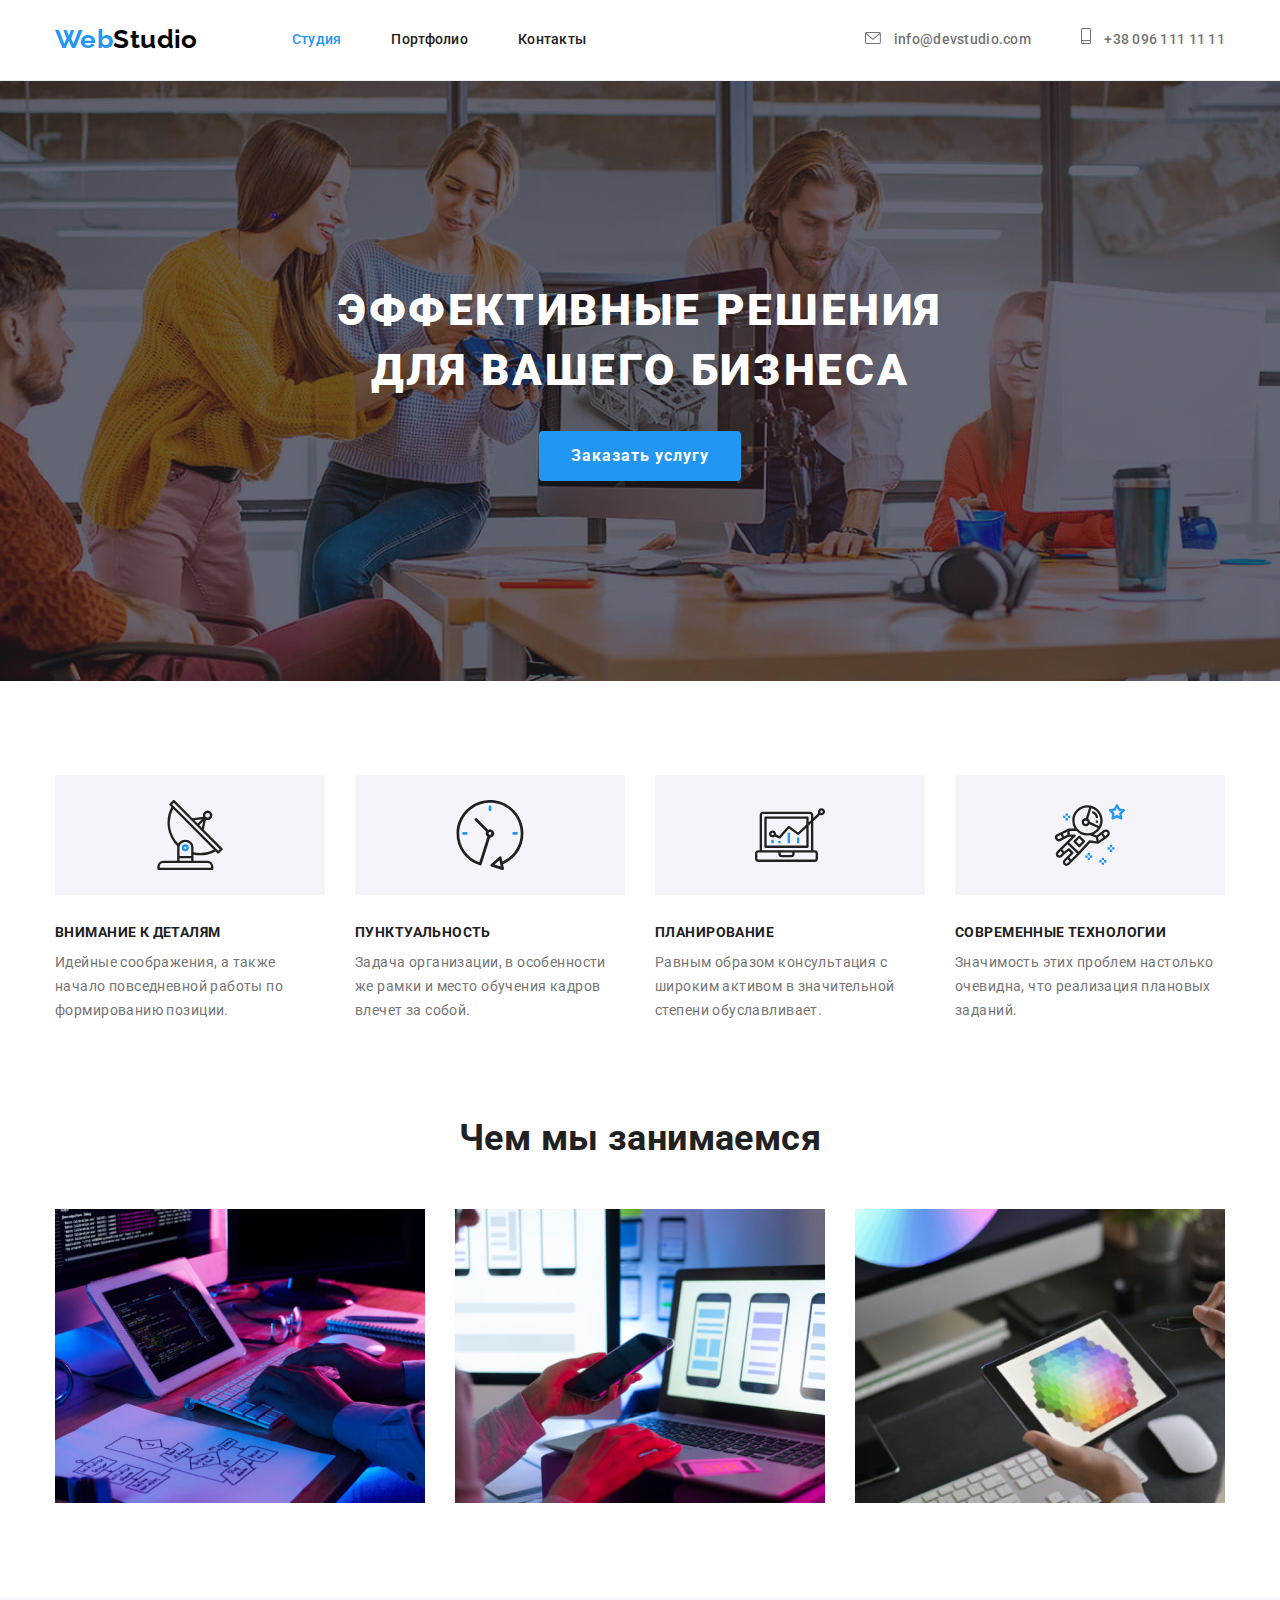
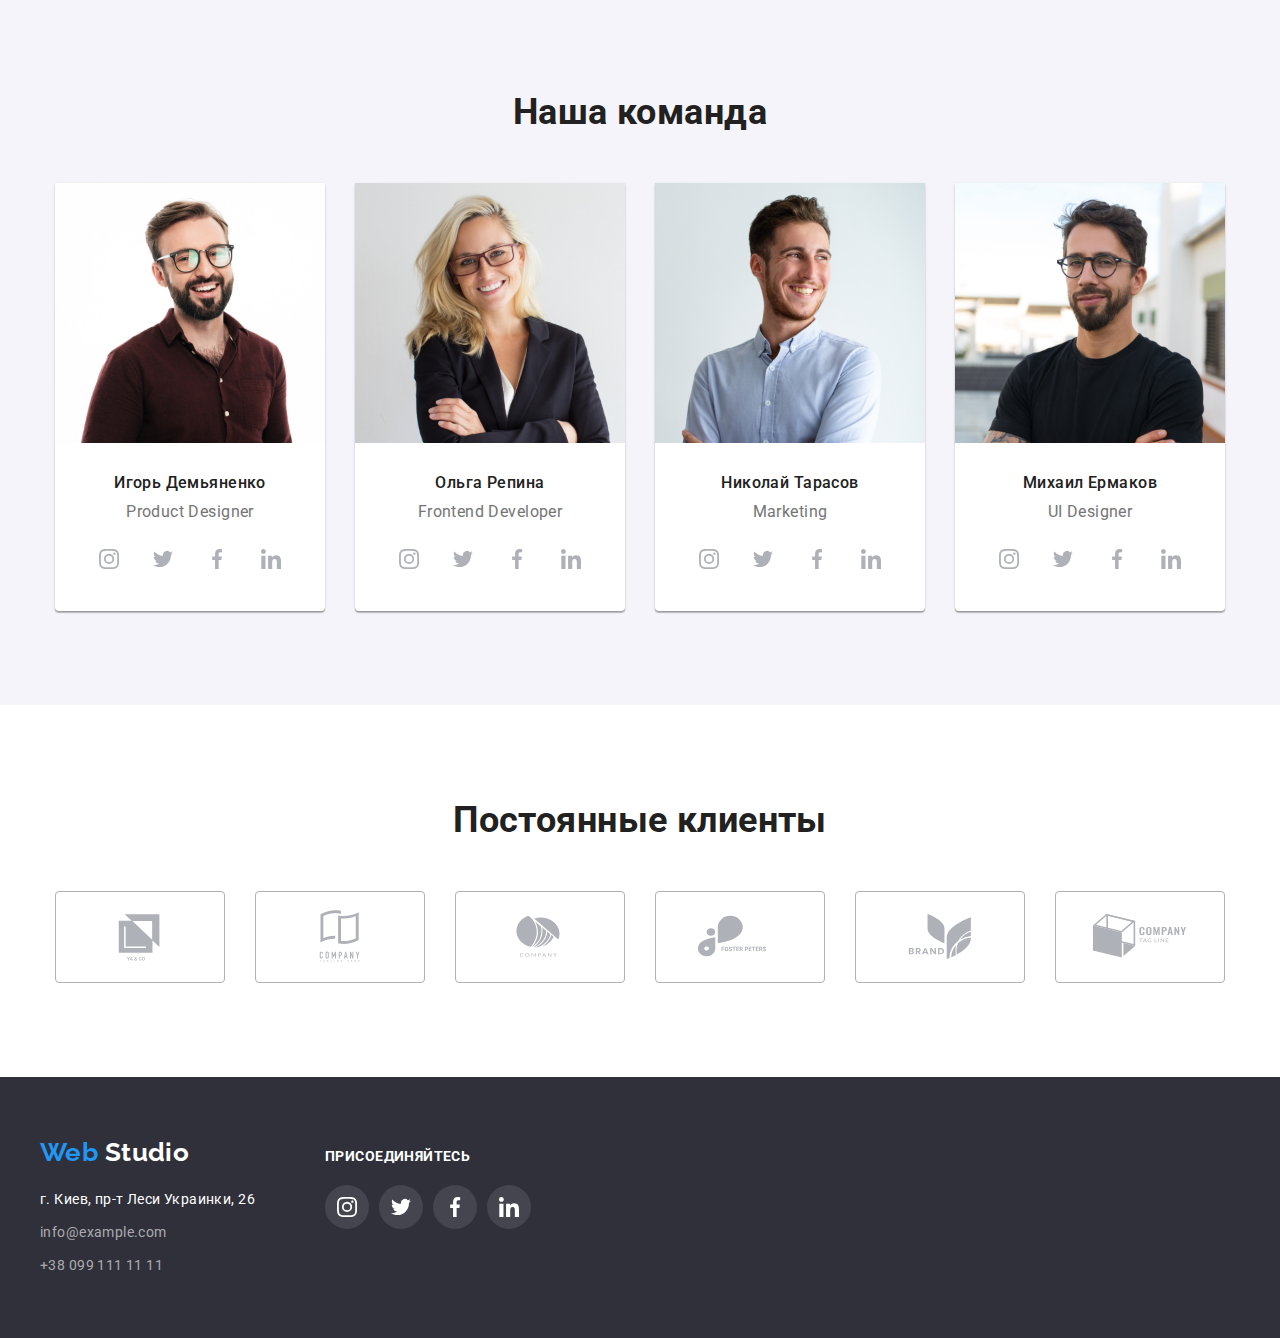
<file: index.html>
<!DOCTYPE html>
<html lang="ru">
<head>
    <meta charset="UTF-8">
    <meta http-equiv="X-UA-Compatible" content="IE=edge">
    <meta name="viewport" content="width=device-width, initial-scale=1.0">
    <title>Web studio</title>
    <link rel="preconnect" href="https://fonts.googleapis.com">
    <link rel="preconnect" href="https://fonts.gstatic.com" crossorigin>
    <link href="https://fonts.googleapis.com/css2?family=Raleway:wght@700&family=Roboto:wght@400;500;700;900&display=swap"
        rel="stylesheet">
    <link rel="stylesheet" href="https://cdnjs.cloudflare.com/ajax/libs/modern-normalize/1.1.0/modern-normalize.min.css">
    <link rel="stylesheet" href="./css/styles.css">
</head>
<body>
    <!--Header-->
<header class="header">
    <div class="container main-nav">
        <nav class="nav">
            <a href="./" class="logo" lang="en"><span class="logo-accent">Web</span>Studio</a>
            <ul class="site-nav list">
                <li class="nav-item"><a href="./" class="nav-link current-nav link">Студия</a></li>
                <li class="nav-item"><a href="./portfolio.html" class="nav-link link">Портфолио</a></li>
                <li class="nav-item"><a href="" class="nav-link link">Контакты</a></li>
            </ul>
        </nav>
        <ul class="contact-nav list">
            <li class="contact-item">
                <a href="mailto:info@devstudio.com" class="contact-link link">
                    <svg class="contact-icon" width="16" height="12">
                        <use href="./images/icons.svg#icon-envelope"></use>
                    </svg>
                    info@devstudio.com
                </a>
            </li>
            <li class="contact-item">
                <a href="tel:+380961111111" class="contact-link link">
                    <svg class="contact-icon" width="10" height="16">
                        <use href="./images/icons.svg#icon-smartphone"></use>
                    </svg>
                    +38 096 111 11 11</a>
            </li>
        </ul>
    </div>
</header>

    <main>

        <!--Hero-->
        <section class="hero overlay">
            <div class="container">
                <h1 class="hero-title">Эффективные решения <br> для вашего бизнеса</h1>
                <button type="button" class="hero-btn btn">Заказать услугу</button>
            </div>
        </section>

<!-- Особенности -->
<section class="features section">
    <div class="container">
        <h2 class="section-title visually-hidden">Особенности</h2>
        <ul class="features-list list">
            <li class="features-item icon-antena">
                <div class="features-icon-bgc">
                    <svg class="features-icon">
                        <use href="./images/icons.svg#icon-antenna"></use>
                    </svg>
                </div>
                <h3 class="features-title">Внимание к деталям</h3>
                <p class="features-text">Идейные соображения, а также начало повседневной работы по формированию
                    позиции.</p>
            </li>

            <li class="features-item icon-clock">
                <div class="features-icon-bgc">
                    <svg class="features-icon">
                        <use href="./images/icons.svg#icon-clock"></use>
                    </svg>
                </div>
                <h3 class="features-title">Пунктуальность</h3>
                <p class="features-text">Задача организации, в особенности же рамки и место обучения кадров влечет за
                    собой.</p>
            </li>

            <li class="features-item icon-diagram">
                <div class="features-icon-bgc">
                    <svg class="features-icon">
                        <use href="./images/icons.svg#icon-diagram"></use>
                    </svg>
                </div>
                <h3 class="features-title">Планирование</h3>
                <p class="features-text">Равным образом консультация с широким активом в значительной степени
                    обуславливает.</p>
            </li>

            <li class="features-item icon-astronaut">
                <div class="features-icon-bgc">
                    <svg class="features-icon">
                        <use href="./images/icons.svg#icon-astronaut"></use>
                    </svg>
                </div>
                <h3 class="features-title">Современные технологии</h3>
                <p class="features-text">Значимость этих проблем настолько очевидна, что реализация плановых заданий.
                </p>
            </li>
        </ul>
    </div>
</section>

   <!--Чем мы занимаемся -->
     <section class="services section">
        <div class="container">
             <h2 class="section-title">Чем мы занимаемся</h2>
                <ul class="services-list list">
                    <li class="services-item">
                        <img src="./images/1.jpg" alt="Програмист" width="370" height="294" />
                    </li>
                    <li class="services-item">
                        <img src="./images/2.jpg" alt="Верстка" width="370" height="294" />
                    </li>
                    <li class="services-item">
                        <img src="./images/3.jpg" alt="Дизайн" width="370" height="294" />
                    </li>
                </ul>
            </div>
        </section>

<!-- Наша команда -->
<section class="command-section section">
    <div class="container">
        <h2 class="section-title">Наша команда</h2>
        <ul class="command-list list">
            <!-- Command-1 -->
            <li class="command-item">
                <div class="command-thumb"><img src="./images/our-team/igor-demyanenko.jpg" alt="Product Designer" width="270"
                        height="260"></div>

                <div class="command-content">
                    <h3 class="command-title">Игорь Демьяненко</h3>
                    <p class="command-text" lang="en">Product Designer</p>
                    <ul class="command-icon-list list">
                        <li class="command-icon-item">
                            <a href="" class="command-icon-link">
                                <svg class="command-icon">
                                    <use href="./images/icons.svg#icon-instagram"></use>
                                </svg>
                            </a>
                        </li>
                        <li class="command-icon-item">
                            <a href="" class="command-icon-link">
                                <svg class="command-icon">
                                    <use href="./images/icons.svg#icon-twitter"></use>
                                </svg>
                            </a>
                        </li>
                        <li class="command-icon-item">
                            <a href="" class="command-icon-link">
                                <svg class="command-icon">
                                    <use href="./images/icons.svg#icon-facebook"></use>
                                </svg>
                            </a>
                        </li>
                        <li class="command-icon-item">
                            <a href="" class="command-icon-link">
                                <svg class="command-icon">
                                    <use href="./images/icons.svg#icon-linkedin"></use>
                                </svg>
                            </a>
                        </li>
                    </ul>
                </div>
            </li>
            <!-- Command-2 -->
            <li class="command-item">
                <div class="command-thumb"><img src="./images/our-team/olga-repina.jpg" alt="Frontend Developer" width="270"
                        height="260"></div>

                <div class="command-content">
                    <h3 class="command-title">Ольга Репина</h3>
                    <p class="command-text" lang="en">Frontend Developer</p>
                    <ul class="command-icon-list list">
                        <li class="command-icon-item">
                            <a href="" class="command-icon-link">
                                <svg class="command-icon">
                                    <use href="./images/icons.svg#icon-instagram"></use>
                                </svg>
                            </a>
                        </li>
                        <li class="command-icon-item">
                            <a href="" class="command-icon-link">
                                <svg class="command-icon">
                                    <use href="./images/icons.svg#icon-twitter"></use>
                                </svg>
                            </a>
                        </li>
                        <li class="command-icon-item">
                            <a href="" class="command-icon-link">
                                <svg class="command-icon">
                                    <use href="./images/icons.svg#icon-facebook"></use>
                                </svg>
                            </a>
                        </li>
                        <li class="command-icon-item">
                            <a href="" class="command-icon-link">
                                <svg class="command-icon">
                                    <use href="./images/icons.svg#icon-linkedin"></use>
                                </svg>
                            </a>
                        </li>
                    </ul>
                </div>

            </li>
            <!-- Command-3 -->
            <li class="command-item">
                <div class="command-thumb"><img src="./images/our-team/nikolay-tarasov.jpg" alt="Marketing" width="270" height="260">
                </div>

                <div class="command-content">
                    <h3 class="command-title">Николай Тарасов</h3>
                    <p class="command-text" lang="en">Marketing</p>
                    <ul class="command-icon-list list">
                        <li class="command-icon-item">
                            <a href="" class="command-icon-link">
                                <svg class="command-icon">
                                    <use href="./images/icons.svg#icon-instagram"></use>
                                </svg>
                            </a>
                        </li>
                        <li class="command-icon-item">
                            <a href="" class="command-icon-link">
                                <svg class="command-icon">
                                    <use href="./images/icons.svg#icon-twitter"></use>
                                </svg>
                            </a>
                        </li>
                        <li class="command-icon-item">
                            <a href="" class="command-icon-link">
                                <svg class="command-icon">
                                    <use href="./images/icons.svg#icon-facebook"></use>
                                </svg>
                            </a>
                        </li>
                        <li class="command-icon-item">
                            <a href="" class="command-icon-link">
                                <svg class="command-icon">
                                    <use href="./images/icons.svg#icon-linkedin"></use>
                                </svg>
                            </a>
                        </li>
                    </ul>
                </div>
            </li>
            <!-- Command-4 -->
            <li class="command-item">
                <div class="command-thumb"><img src="./images/our-team/mikhail-ermakov.jpg" alt="UI Designer" width="270"
                        height="260"></div>

                <div class="command-content">
                    <h3 class="command-title">Михаил Ермаков</h3>
                    <p class="command-text" lang="en">UI Designer</p>
                    <ul class="command-icon-list list">
                        <li class="command-icon-item">
                            <a href="" class="command-icon-link">
                                <svg class="command-icon">
                                    <use href="./images/icons.svg#icon-instagram"></use>
                                </svg>
                            </a>
                        </li>
                        <li class="command-icon-item">
                            <a href="" class="command-icon-link">
                                <svg class="command-icon">
                                    <use href="./images/icons.svg#icon-twitter"></use>
                                </svg>
                            </a>
                        </li>
                        <li class="command-icon-item">
                            <a href="" class="command-icon-link">
                                <svg class="command-icon">
                                    <use href="./images/icons.svg#icon-facebook"></use>
                                </svg>
                            </a>
                        </li>
                        <li class="command-icon-item">
                            <a href="" class="command-icon-link">
                                <svg class="command-icon">
                                    <use href="./images/icons.svg#icon-linkedin"></use>
                                </svg>
                            </a>
                        </li>
                    </ul>
                </div>
            </li>
        </ul>
    </div>
</section>

<!-- Постоянные клиенты -->
<section class="clients section">
    <div class="container">
        <h2 class="section-title">Постоянные клиенты</h2>
        <ul class="clients-list list">
            <li class="clients-item">
                <a href="" class="clients-link">
                    <svg class="clients-icon">
                        <use href="./images/icons.svg#icon-client-logo-1"></use>
                    </svg>
                </a>
            </li>
            <li class="clients-item">
                <a href="" class="clients-link">
                    <svg class="clients-icon">
                        <use href="./images/icons.svg#icon-client-logo-2"></use>
                    </svg>
                </a>
            </li>
            <li class="clients-item">
                <a href="" class="clients-link">
                    <svg class="clients-icon">
                        <use href="./images/icons.svg#icon-client-logo-3"></use>
                    </svg>
                </a>
            </li>
            <li class="clients-item">
                <a href="" class="clients-link">
                    <svg class="clients-icon">
                        <use href="./images/icons.svg#icon-client-logo-4"></use>
                    </svg>
                </a>
            </li>
            <li class="clients-item">
                <a href="" class="clients-link">
                    <svg class="clients-icon">
                        <use href="./images/icons.svg#icon-client-logo-5"></use>
                    </svg>
                </a>
            </li>
            <li class="clients-item">
                <a href="" class="clients-link">
                    <svg class="clients-icon">
                        <use href="./images/icons.svg#icon-client-logo-6"></use>
                    </svg>
                </a>
            </li>
        </ul>
    </div>
</section>

</main>


<!-- Footer -->
<footer class="footer">
    <div class="container footer-column">

        <div class="footer-main-column">
            <a href="./" class="logo footer-logo" lang="en"> <span class="logo-accent">Web</span> Studio</a>
            <address class="address">
                <ul class="list">
                    <li class="address-item"><a href="https://goo.gl/maps/2UURq9KAm3fEJeZc8" target="_blank"
                            rel="noopener noreferrer" class="address-link link location">г. Киев, пр-т Леси Украинки,
                            26</a></li>
                    <li class="address-item"><a href="mailto:info@example.com"
                            class="address-link link">info@example.com</a></li>
                    <li class="address-item"><a href="tel:+380991111111" class="address-link link">+38 099 111 11 11</a>
                    </li>
                </ul>
            </address>
        </div>
        <div class="footer-social-column">
            <span class="footer-icon-title">присоединяйтесь</span>
            <ul class="footer-icon-list list">
                <li class="footer-icon-item">
                    <a href="" class="footer-icon-link">
                        <svg class="footer-icon">
                            <use href="./images/icons.svg#icon-instagram"></use>
                        </svg>
                    </a>
                </li>

                <li class="footer-icon-item">
                    <a href="" class="footer-icon-link">
                        <svg class="footer-icon">
                            <use href="./images/icons.svg#icon-twitter"></use>
                        </svg>
                    </a>
                </li>

                <li class="footer-icon-item">
                    <a href="" class="footer-icon-link">
                        <svg class="footer-icon">
                            <use href="./images/icons.svg#icon-facebook"></use>
                        </svg>
                    </a>
                </li>

                <li class="footer-icon-item">
                    <a href="" class="footer-icon-link">
                        <svg class="footer-icon">
                            <use href="./images/icons.svg#icon-linkedin"></use>
                        </svg>
                    </a>
                </li>
            </ul>
        </div>

    </div>
</footer>
</body>

</html>
</file>
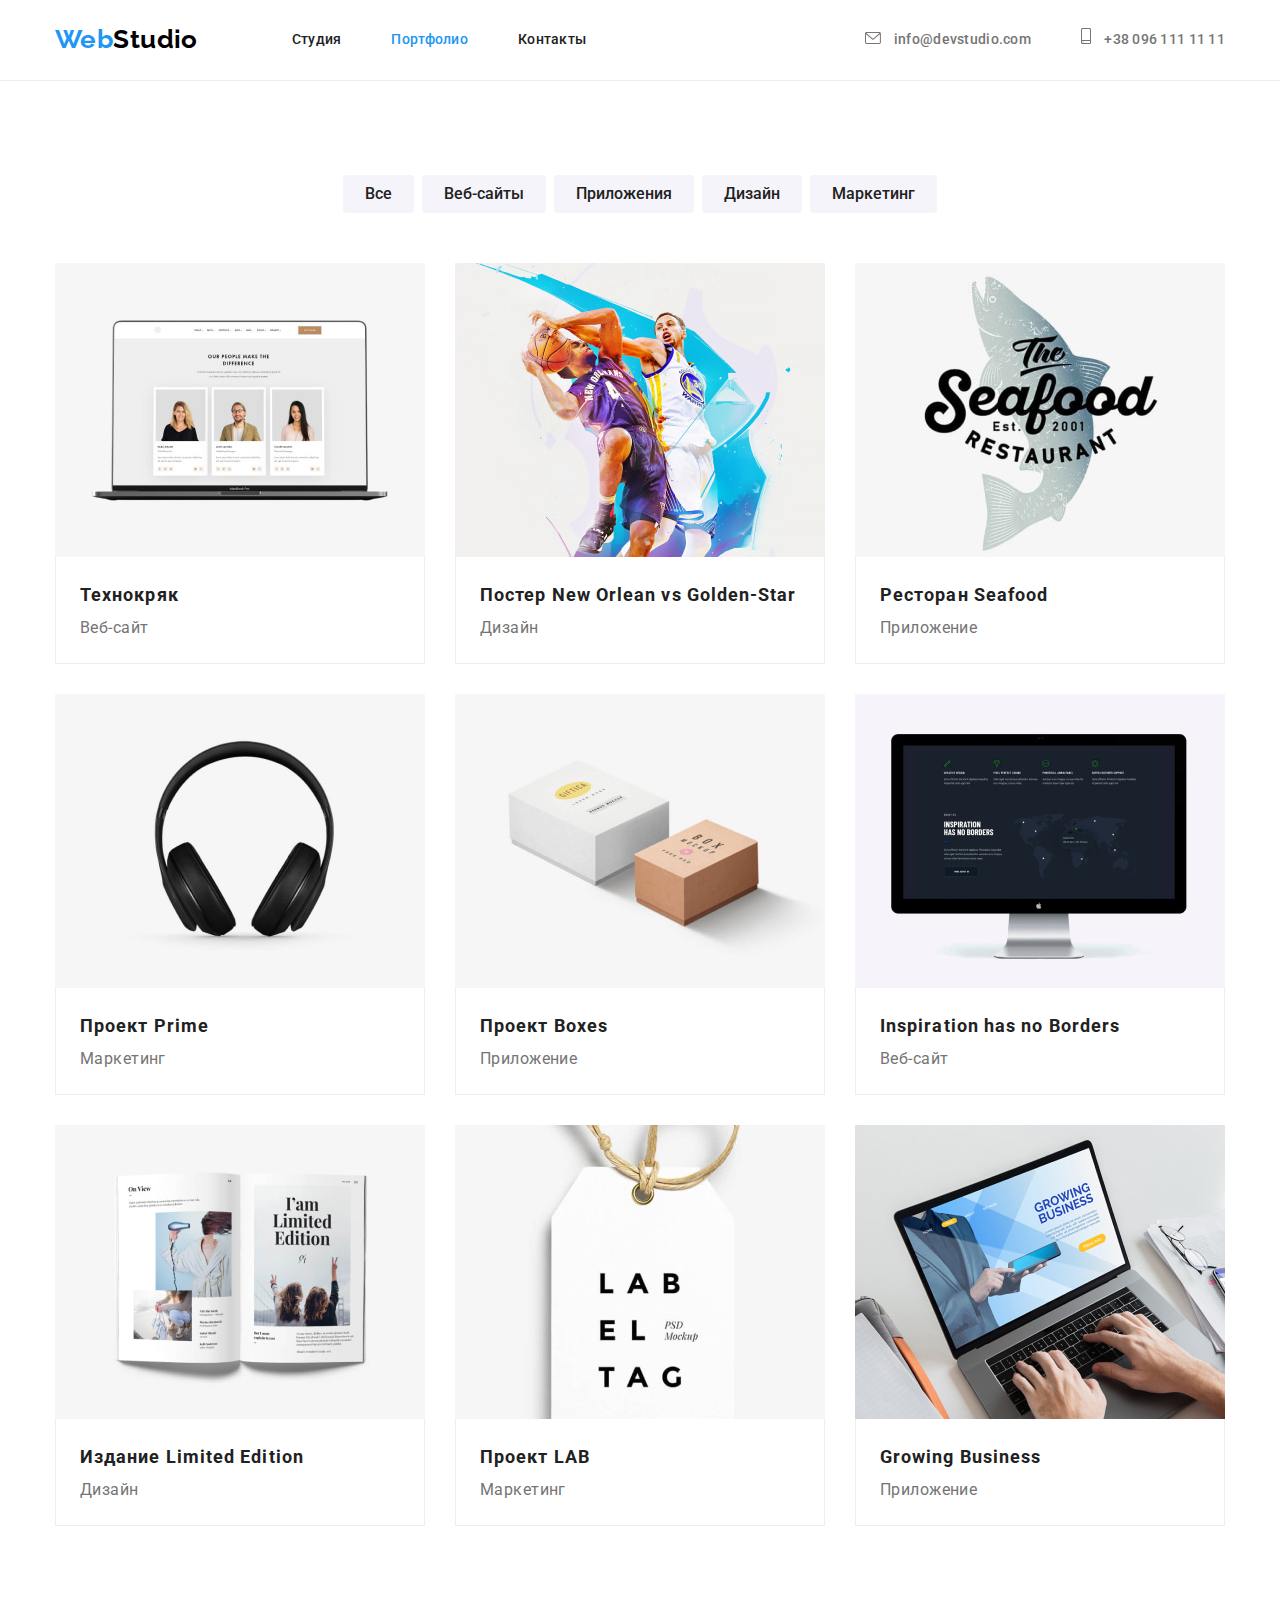
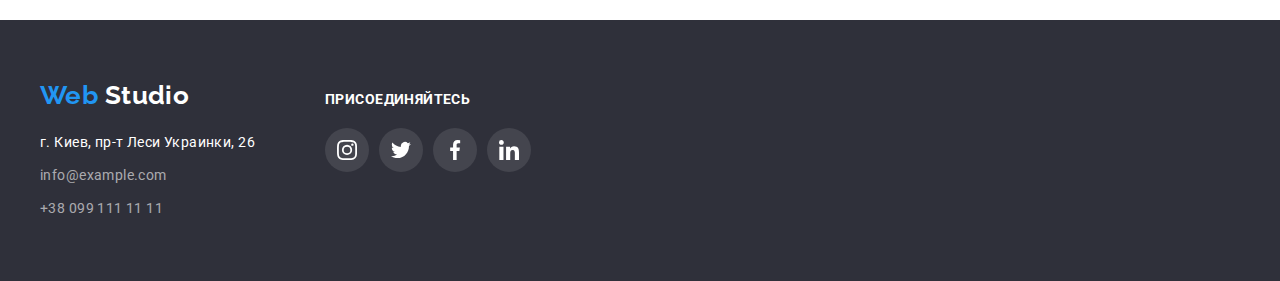
<file: portfolio.html>
<!DOCTYPE html>
<html lang="ru">
<head>
    <meta charset="UTF-8">
    <meta http-equiv="X-UA-Compatible" content="IE=edge">
    <meta name="viewport" content="width=device-width, initial-scale=1.0">
    <title>Portfolio</title>
    <link rel="preconnect" href="https://fonts.googleapis.com">
    <link rel="preconnect" href="https://fonts.gstatic.com" crossorigin>
    <link href="https://fonts.googleapis.com/css2?family=Raleway:wght@700&family=Roboto:wght@400;500;700;900&display=swap"
        rel="stylesheet">
    <link rel="stylesheet" href="https://cdnjs.cloudflare.com/ajax/libs/modern-normalize/1.1.0/modern-normalize.min.css">
    <link rel="stylesheet" href="./css/styles.css">
</head>
<body>
    <!-- Header -->
    <header class="header">
        <div class="container main-nav">
            <nav class="nav">
                <a href="./" class="logo" lang="en"><span class="logo-accent">Web</span>Studio</a>

                <ul class="site-nav list">
                    <li class="nav-item"><a href="./" class="nav-link link">Студия</a></li>
                    <li class="nav-item"><a href="./portfolio.html" class="nav-link current-nav link">Портфолио</a></li>
                    <li class="nav-item"><a href="" class="nav-link link">Контакты</a></li>
                </ul>
            </nav>

            <ul class="contact-nav list">
                <li class="contact-item">
                    <a href="mailto:info@devstudio.com" class="contact-link link">
                        <svg class="contact-icon" width="16" height="12">
                            <use href="./images/icons.svg#icon-envelope"></use>
                        </svg>
                        info@devstudio.com
                    </a>
                </li>
                <li class="contact-item">
                    <a href="tel:+380961111111" class="contact-link link">
                        <svg class="contact-icon" width="10" height="16">
                            <use href="./images/icons.svg#icon-smartphone"></use>
                        </svg>
                        +38 096 111 11 11</a>
                </li>
            </ul>
        </div>
    </header>


    <main>

       <section class="portfolio section">
            <div class="container">
                <h2 class="section-title visually-hidden">Портфолио</h2>
                <ul class="portfolio-filters list">
                    <li class="item">
                      <button type="button" class="portfolio-btn btn">Все</button> 
                    </li>
                    <li class="item">
                        <button type="button" class="portfolio-btn btn">Веб-сайты</button>
                    </li>
                    <li class="item">
                      <button type="button" class="portfolio-btn btn">Приложения</button> 
                    </li>
                    <li class="item">
                      <button type="button" class="portfolio-btn btn">Дизайн</button> 
                    </li>
                    <li class="item">
                      <button type="button" class="portfolio-btn btn">Маркетинг</button> 
                    </li>
                </ul>
                <!--Список работ-->
        <ul class="portfolio-list list">
            <li class="portfolio-item">
                <a href="" class="portfolio-link link">
                <div class="portfolio-thumb">
                    <img src="./images/portfolio/p1.jpg" alt="Технокряк" width="370" height="294">
                </div>
                <div class="portfolio-content">
                    <h3 class="portfolio-title">Технокряк</h3>
                    <p class="portfolio-text">Веб-сайт</p>
                </div>  
                </a>
            </li>
            <li class="portfolio-item">
                <a href="" class="portfolio-link link">
                <div class="portfolio-thumb">
                    <img src="./images/portfolio/p2.jpg" alt="Постер New Orlean vs Golden Star" width="370" height="294">
                </div>
                <div class="portfolio-content">
                    <h3 class="portfolio-title">Постер New Orlean vs Golden-Star</h3>
                    <p class="portfolio-text">Дизайн</p>
                </div>   
                </a>
            </li>
            <li class="portfolio-item">
                <a href="" class="portfolio-link link">
                <div class="portfolio-thumb">
                    <img src="./images/portfolio/p3.jpg" alt="Ресторан Seafood" width="370" height="294">
                </div>
                <div class="portfolio-content">
                    <h3 class="portfolio-title">Ресторан Seafood</h3>
                    <p class="portfolio-text">Приложение</p>
                </div>    
                </a>
            </li>
            <li class="portfolio-item">
                <a href="" class="portfolio-link link">
                <div class="portfolio-thumb">
                    <img src="./images/portfolio/p4.jpg" alt="Проект Prime" width="370" height="294">
                </div>
                <div class="portfolio-content">
                    <h3 class="portfolio-title">Проект Prime</h3>
                    <p class="portfolio-text">Маркетинг</p>
                </div>    
                </a>
            </li>
            <li class="portfolio-item">
                <a href="" class="portfolio-link link">
                <div class="portfolio-thumb">
                    <img src="./images/portfolio/p5.jpg" alt="Проект Boxes" width="370" height="294">
                </div> 
                <div class="portfolio-content">
                    <h3 class="portfolio-title">Проект Boxes</h3>
                    <p class="portfolio-text">Приложение</p>
                </div>    
                </a>
            </li>
            <li class="portfolio-item">
                <a href="" class="portfolio-link link">
                <div class="portfolio-thumb">
                    <img src="./images/portfolio/p6.jpg" alt="Inspiration has no Borders" width="370" height="294">
                </div>
                <div class="portfolio-content">
                    <h3 class="portfolio-title">Inspiration has no Borders</h3>
                    <p class="portfolio-text">Веб-сайт</p>
                </div>    
                </a>
            </li>
            <li class="portfolio-item">
                <a href="" class="portfolio-link link">
                <div class="portfolio-thumb">
                    <img src="./images/portfolio/p7.jpg" alt="Издание Limited Edition" width="370" height="294">
                </div> 
                <div class="portfolio-content">
                    <h3 class="portfolio-title">Издание Limited Edition</h3>
                    <p class="portfolio-text">Дизайн</p>
                </div>    
                </a>
            </li>
            <li class="portfolio-item">
                <a href="" class="portfolio-link link">
                <div class="portfolio-thumb">
                    <img src="./images/portfolio/p8.jpg" alt="Проект LAB" width="370" height="294">
                </div>
                <div class="portfolio-content">
                    <h3 class="portfolio-title">Проект LAB</h3>
                    <p class="portfolio-text">Маркетинг</p>
                </div>    
                </a>
            </li>
            <li class="portfolio-item">
                <a href="" class="portfolio-link link">
                <div class="portfolio-thumb">
                    <img src="./images/portfolio/p9.jpg" alt="Growing Business" width="370" height="294">
                </div>
                <div class="portfolio-content">
                    <h3 class="portfolio-title">Growing Business</h3>
                    <p class="portfolio-text">Приложение</p>
                </div>    
                </a>
            </li>
        </ul>
        </div>
        </section>
     </main>

<!--Footer-->
<footer class="footer">
    <div class="container footer-column">

        <div class="footer-main-column">
            <a href="./" class="logo footer-logo" lang="en"> <span class="logo-accent">Web</span> Studio</a>
            <address class="address">
                <ul class="list">
                    <li class="address-item"><a href="https://goo.gl/maps/2UURq9KAm3fEJeZc8" target="_blank"
                            rel="noopener noreferrer" class="address-link link location">г. Киев, пр-т Леси Украинки,
                            26</a></li>
                    <li class="address-item"><a href="mailto:info@example.com"
                            class="address-link link">info@example.com</a></li>
                    <li class="address-item"><a href="tel:+380991111111" class="address-link link">+38 099 111 11 11</a>
                    </li>
                </ul>
            </address>
        </div>
        <div class="footer-social-column">
            <span class="footer-icon-title">присоединяйтесь</span>
            <ul class="footer-icon-list list">
                <li class="footer-icon-item">
                    <a href="" class="footer-icon-link">
                        <svg class="footer-icon">
                            <use href="./images/icons.svg#icon-instagram"></use>
                        </svg>
                    </a>
                </li>

                <li class="footer-icon-item">
                    <a href="" class="footer-icon-link">
                        <svg class="footer-icon">
                            <use href="./images/icons.svg#icon-twitter"></use>
                        </svg>
                    </a>
                </li>

                <li class="footer-icon-item">
                    <a href="" class="footer-icon-link">
                        <svg class="footer-icon">
                            <use href="./images/icons.svg#icon-facebook"></use>
                        </svg>
                    </a>
                </li>

                <li class="footer-icon-item">
                    <a href="" class="footer-icon-link">
                        <svg class="footer-icon">
                            <use href="./images/icons.svg#icon-linkedin"></use>
                        </svg>
                    </a>
                </li>
            </ul>
        </div>

    </div>
</footer>
</body>

</html>
</file>
<file: css/styles.css>
:root {
  --main-font: Roboto, sans-serif;
  --secondary-font: Raleway, sans-serif;

  --primary-txt: #757575;
  --secondary-txt: #212121;
  --accent-txt: #2196f3;

  --primary-btn-txt: #212121;
  --primary-btn-bgc: #f5f4fa;
  --secondary-btn-txt: #ffffff;
  --secondary-btn-bgc: #2196f3;

  --primary-bg: #fff;
  --secondary-bg: #f5f4fa;
  --footer-bgc: #2f303a;

  --accent-icon-hover: #2196f3;

  /* card-set-gap */
  --features-card-set-gap: 30px;
  --portfolio-card-set-gap: 30px;
}

body {
  font-family: var(--main-font);
  font-size: 14px;
  line-height: 1.71;
  letter-spacing: 0.03em;
  color: var(--primary-txt);
  background-color: var(--primary-bg);
}

h1,
h2,
h3,
p {
  margin: 0;
}

img {
  display: block;
  min-width: 100%;
  height: auto;
}
.container {
  width: 1200px;
  margin: 0 auto;
  padding: 0 15px;
}
.btn {
  display: inline-block;
  font-family: inherit;
  cursor: pointer;

  border: none;
  border-radius: 4px;
}
.list {
  list-style: none;
  margin: 0;
  padding: 0;
}
.link {
  text-decoration: none;
  color: inherit;
}
.visually-hidden {
  position: absolute;
  white-space: nowrap;
  width: 1px;
  height: 1px;
  overflow: hidden;
  border: 0;
  padding: 0;
  clip: rect(0 0 0 0);
  clip-path: inset(50%);
  margin: -1px;
}

/* Header */

.header {
  border-bottom: 1px solid #ececec;
  background-color: var(--primary-bg);
}
/* Logo */
.logo {
  font-family: var(--secondary-font);
  font-weight: 700;
  font-size: 26px;
  line-height: 1.2;
  text-decoration: none;
  color: #000000;
}

.logo-accent {
  color: #2196f3;
}
/* Site-Navigation */
.main-nav {
  display: flex;
  align-items: center;
}
.nav {
  display: flex;
  align-items: center;
}
.site-nav {
  display: flex;
  margin-left: 94px;
}
.nav-item + .nav-item {
  margin-left: 50px;
}

.nav-link {
  display: block;
  padding: 32px 0;
  font-weight: 500;
  line-height: 1.14;
  letter-spacing: 0.02em;
  color: var(--secondary-txt);
}

/* Contact-navigation */

.contact-nav {
  display: flex;
  margin-left: auto;
}
.contact-item + .contact-item {
  margin-left: 50px;
}
.contact-link {
  font-weight: 500;
  line-height: 1.14;
  letter-spacing: 0.02em;
}
.contact-icon {
  margin-right: 10px;
  fill: currentColor;
}

/* Hover-header*/

.nav-link:hover,
.nav-link:focus {
  color: var(--accent-txt);
}
.current-nav {
  color: var(--accent-txt);
}
.contact-link:hover,
.contact-link:focus {
  color: var(--accent-txt);
}

/* Main */
/* Hero */

.hero {
  padding: 200px 0;
  text-align: center;
  background-color: #2f303a;
}
.overlay {
  max-width: 1600px;
  height: 600px;
  margin: 0 auto;
  background-image: linear-gradient(to right, rgba(47, 48, 58, 0.4), rgba(47, 48, 58, 0.4)),
    url(../images/hero-bg-pic.jpg);
  background-repeat: no-repeat;
  background-position: center;
  background-size: cover;
}

.hero-title {
  margin-bottom: 30px;

  font-weight: 900;
  font-size: 44px;
  line-height: 1.36;
  letter-spacing: 0.06em;
  text-transform: uppercase;
  color: #ffffff;
}
.hero-btn {
  padding: 10px 32px;
  justify-content: center;
  font-weight: 700;
  font-size: 16px;
  line-height: 1.87;
  text-align: center;
  letter-spacing: 0.06em;
  color: var(--secondary-btn-txt);
  background-color: var(--secondary-btn-bgc);
}
.hero-btn:hover,
.hero-btn:focus {
  background-color: #188ce8;
}

/* Section */
.section {
  padding: 94px 0;
}
.section-title {
  margin-bottom: 50px;
  font-size: 36px;
  line-height: 1.167;
  text-align: center;
  color: var(--secondary-txt);
}

/* Особенности */

.features.section {
  padding-bottom: 0;
}
.features-list {
  display: flex;
  flex-wrap: wrap;
  margin-left: calc(-1 * var(--features-card-set-gap));
  margin-top: calc(-1 * var(--features-card-set-gap));
}
.features-item {
  flex-basis: calc(100% / 4 - var(--features-card-set-gap));
  margin-left: var(--features-card-set-gap);
  margin-top: var(--features-card-set-gap);
}
.features-icon-bgc {
  display: flex;
  justify-content: center;
  align-items: center;
  height: 120px;
  margin-bottom: 30px;
  background-color: #f5f4fa;
}
.features-icon {
  width: 70px;
  height: 70px;
}
.features-title {
  margin-bottom: 10px;
  font-size: 14px;
  line-height: 1.14;
  text-transform: uppercase;
  color: var(--secondary-txt);
}

/* Чем мы занимаемся */

.services-list {
  display: flex;
}
.services-item + .services-item {
  margin-left: 30px;
}

/* Наша команда */

.command-section {
  background-color: var(--secondary-bg);
}
.command-list {
  display: flex;
  flex-wrap: wrap;
  margin-left: -30px;
  margin-top: -30px;
}
.command-item {
  flex-basis: calc(100% / 4 - 30px);
  margin-left: 30px;
  margin-top: 30px;
  background-color: #fff;
  box-shadow: 0px 1px 3px rgba(0, 0, 0, 0.12), 0px 1px 1px rgba(0, 0, 0, 0.14),
    0px 2px 1px rgba(0, 0, 0, 0.2);
  border-radius: 0px 0px 4px 4px;
}
.command-content {
  padding: 30px 0;
}
.command-title {
  margin-bottom: 10px;

  font-weight: 500;
  font-size: 16px;
  line-height: 1.19;
  text-align: center;
  color: var(--secondary-txt);
}
.command-text {
  margin-bottom: 16px;
  font-weight: 400;
  font-size: 16px;
  line-height: 1.19;
  text-align: center;
}
.command-icon-list {
  display: flex;
  justify-content: center;
}
.command-icon-item + .command-icon-item {
  margin-left: 10px;
}
.command-icon-link {
  display: block;
  width: 44px;
  height: 44px;
  padding: 12px;
}
.command-icon {
  width: 20px;
  height: 20px;

  fill: #afb1b8;
}
.command-icon-link:hover,
.command-icon-link:focus {
  background-color: var(--accent-icon-hover);
  border-radius: 50%;
}
.command-icon-link:hover .command-icon,
.command-icon-link:focus .command-icon {
  fill: #ffffff;
}

/* Постоянные клиенты */
.clients-list {
  display: flex;
  justify-content: center;
}
.clients-item {
  width: 170px;
  height: 92px;
}
.clients-item + .clients-item {
  margin-left: 30px;
}
.clients-link {
  display: flex;
  justify-content: center;
  align-items: center;
  height: 92px;
  fill: #afb1b8;
  border: 1px solid #afb1b8;
  border-radius: 4px;
}
.clients-link:hover .clients-icon,
.clients-link:focus .clients-icon {
  fill: var(--accent-icon-hover);
}
.clients-link:hover,
.clients-link:focus {
  border: 1px solid var(--accent-icon-hover);
}
.clients-icon {
  width: 106px;
  height: 60px;
}
/* Portfolio filters (buttons) */

.portfolio-filters {
  display: flex;
  justify-content: center;
  margin-bottom: 50px;
}
.portfolio-filters .item + .item {
  margin-left: 8px;
}
.portfolio-btn {
  padding: 6px 22px;
  font-weight: 500;
  font-size: 16px;
  line-height: 1.62;
  text-align: center;
  color: var(--primary-btn-txt);
  background-color: var(--primary-btn-bgc);
}
.portfolio-btn:hover,
.portfolio-btn:focus {
  color: var(--secondary-btn-txt);
  background-color: var(--secondary-btn-bgc);
  box-shadow: 0px 3px 1px rgba(0, 0, 0, 0.1), 0px 1px 2px rgba(0, 0, 0, 0.08),
    0px 2px 2px rgba(0, 0, 0, 0.12);
}

/* Portfolio cards */

.portfolio-list {
  display: flex;
  flex-wrap: wrap;
  margin-left: calc(-1 * var(--portfolio-card-set-gap));
  margin-top: calc(-1 * var(--portfolio-card-set-gap));
}
.portfolio-item {
  flex-basis: calc(100% / 3 - var(--portfolio-card-set-gap));
  margin-left: var(--portfolio-card-set-gap);
  margin-top: var(--portfolio-card-set-gap);
}
.portfolio-item:hover,
.portfolio-item:focus {
  box-shadow: 0px 1px 1px rgba(0, 0, 0, 0.12), 0px 4px 4px rgba(0, 0, 0, 0.06),
    1px 4px 6px rgba(0, 0, 0, 0.16);
}
.portfolio-content {
  padding: 20px 24px;
  border-bottom: 1px solid #eeeeee;
  border-left: 1px solid #eeeeee;
  border-right: 1px solid #eeeeee;
}
.portfolio-title {
  font-size: 18px;
  line-height: 2;
  letter-spacing: 0.06em;
  color: var(--secondary-txt);
}
.portfolio-text {
  font-size: 16px;
  line-height: 1.87;
}

/* Footer */
.footer {
  background-color: var(--footer-bgc);
}
.footer-column {
  display: flex;
  padding: 60px 0;
  align-items: baseline;
}

/* Footer column 1 */

.footer-logo {
  display: block;
  margin-bottom: 20px;
  color: #ffffff;
}
.address-item + .address-item {
  margin-top: 9px;
}
.address-link {
  font-style: normal;

  color: rgba(255, 255, 255, 0.6);
}
.address-link.location {
  color: #ffffff;
}
.address-link:hover,
.address-link:focus {
  color: var(--accent-txt);
}

/* Footer column 2*/
.footer-social-column {
  margin-left: 70px;
}

/* Footer icons */
.footer-icon-title {
  display: block;
  margin-bottom: 20px;
  font-weight: 700;
  font-size: 14px;
  line-height: 1.14;
  text-transform: uppercase;
  color: #ffffff;
}
.footer-icon-list {
  display: flex;
}
.footer-icon-item + .footer-icon-item {
  margin-left: 10px;
}
.footer-icon-link {
  display: block;
  width: 44px;
  height: 44px;
  padding: 12px;
  background-color: rgba(255, 255, 255, 0.1);
  fill: #ffffff;
  border-radius: 50%;
}
.footer-icon-link:hover,
.footer-icon-link:focus {
  background-color: var(--accent-icon-hover);
}
.footer-icon-link:hover .footer-icon,
.footer-icon-link:focus .footer-icon {
  filter: drop-shadow(0px 4px 4px rgba(0, 0, 0, 0.25));
}
.footer-icon {
  width: 20px;
  height: 20px;
}
</file>
